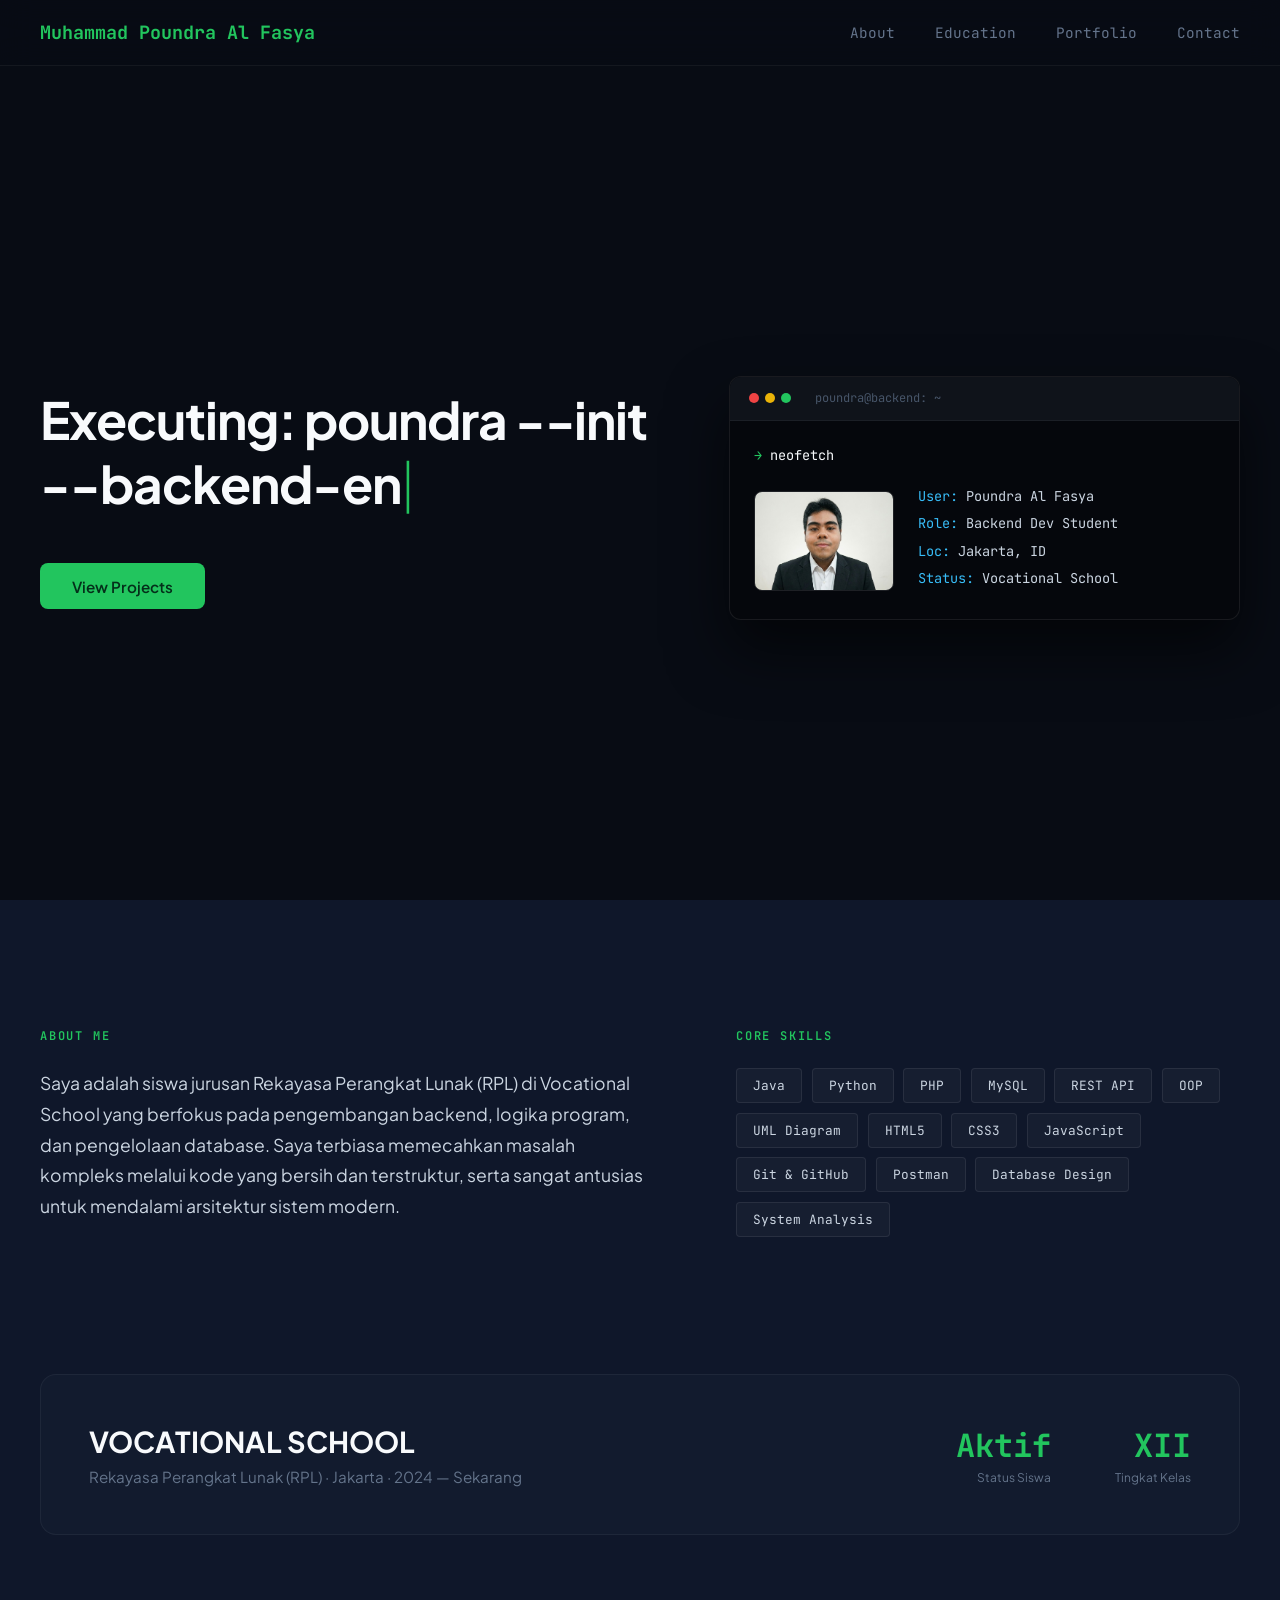
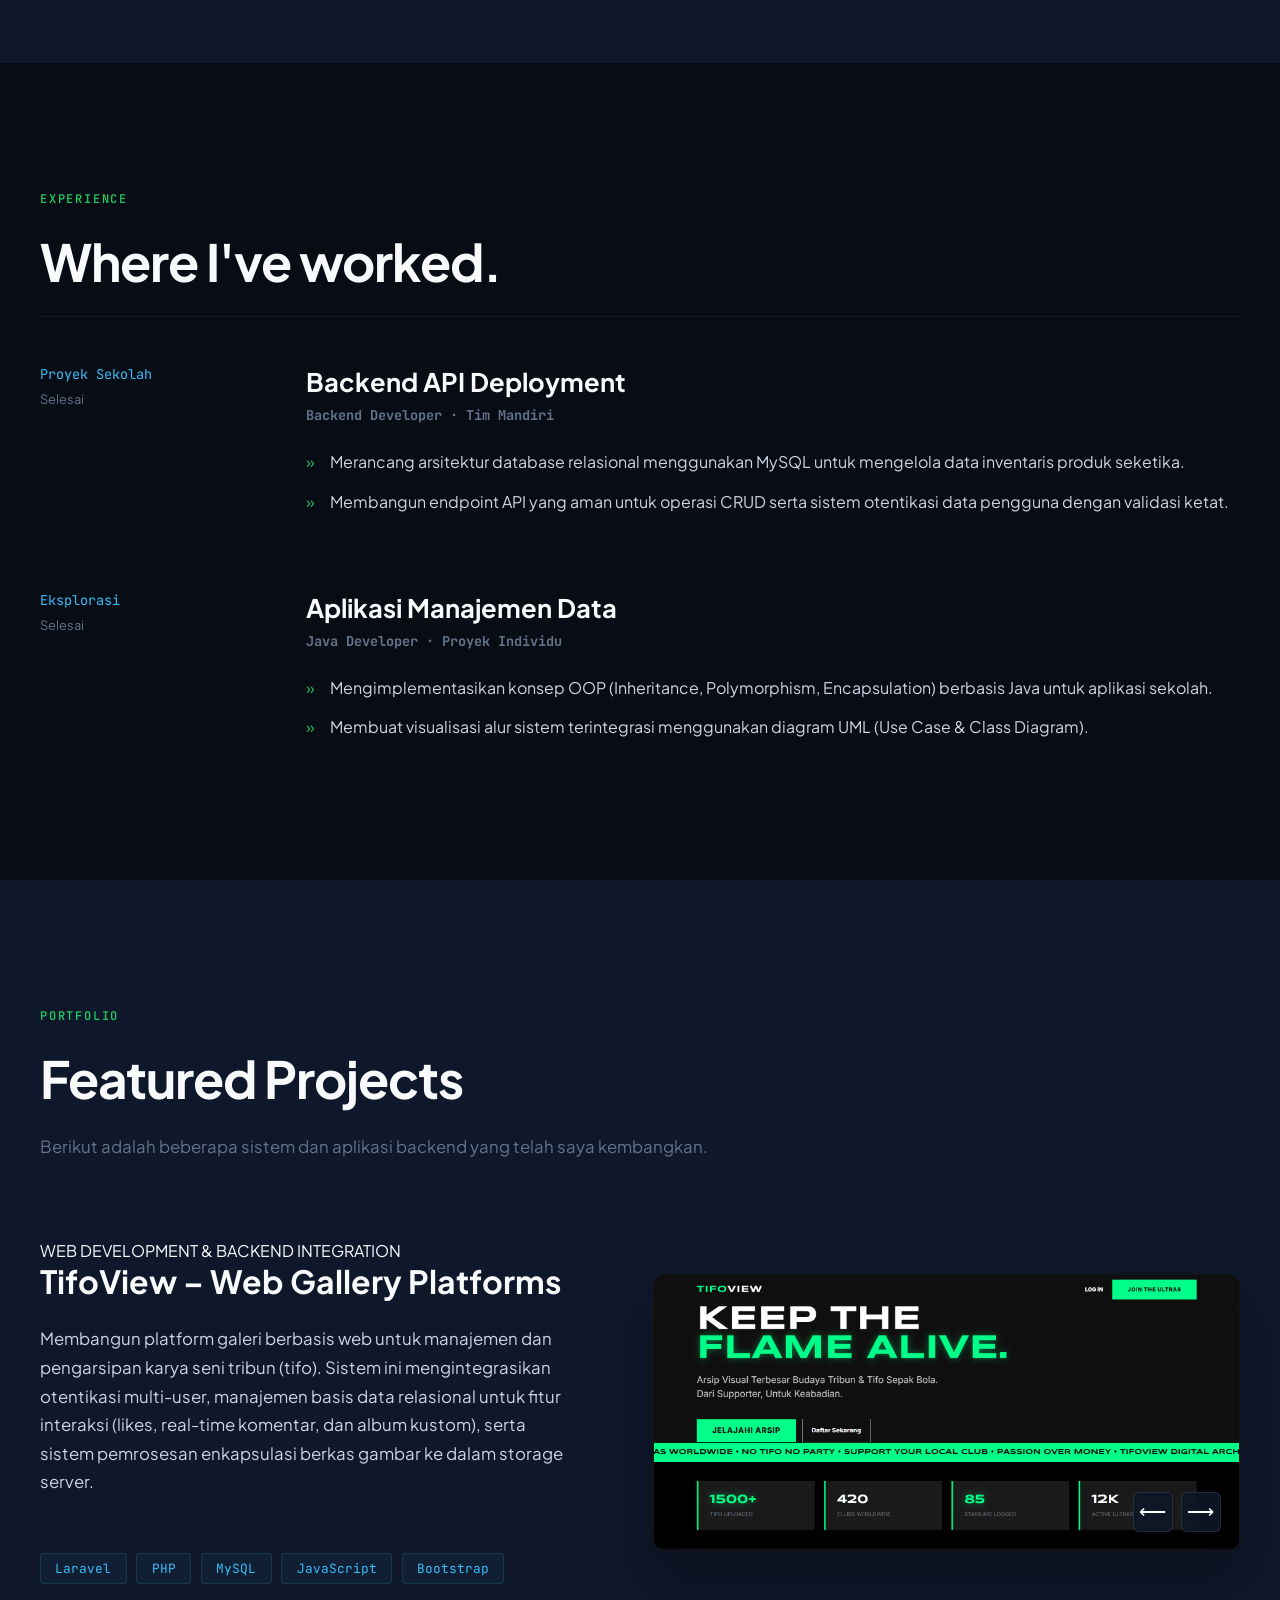
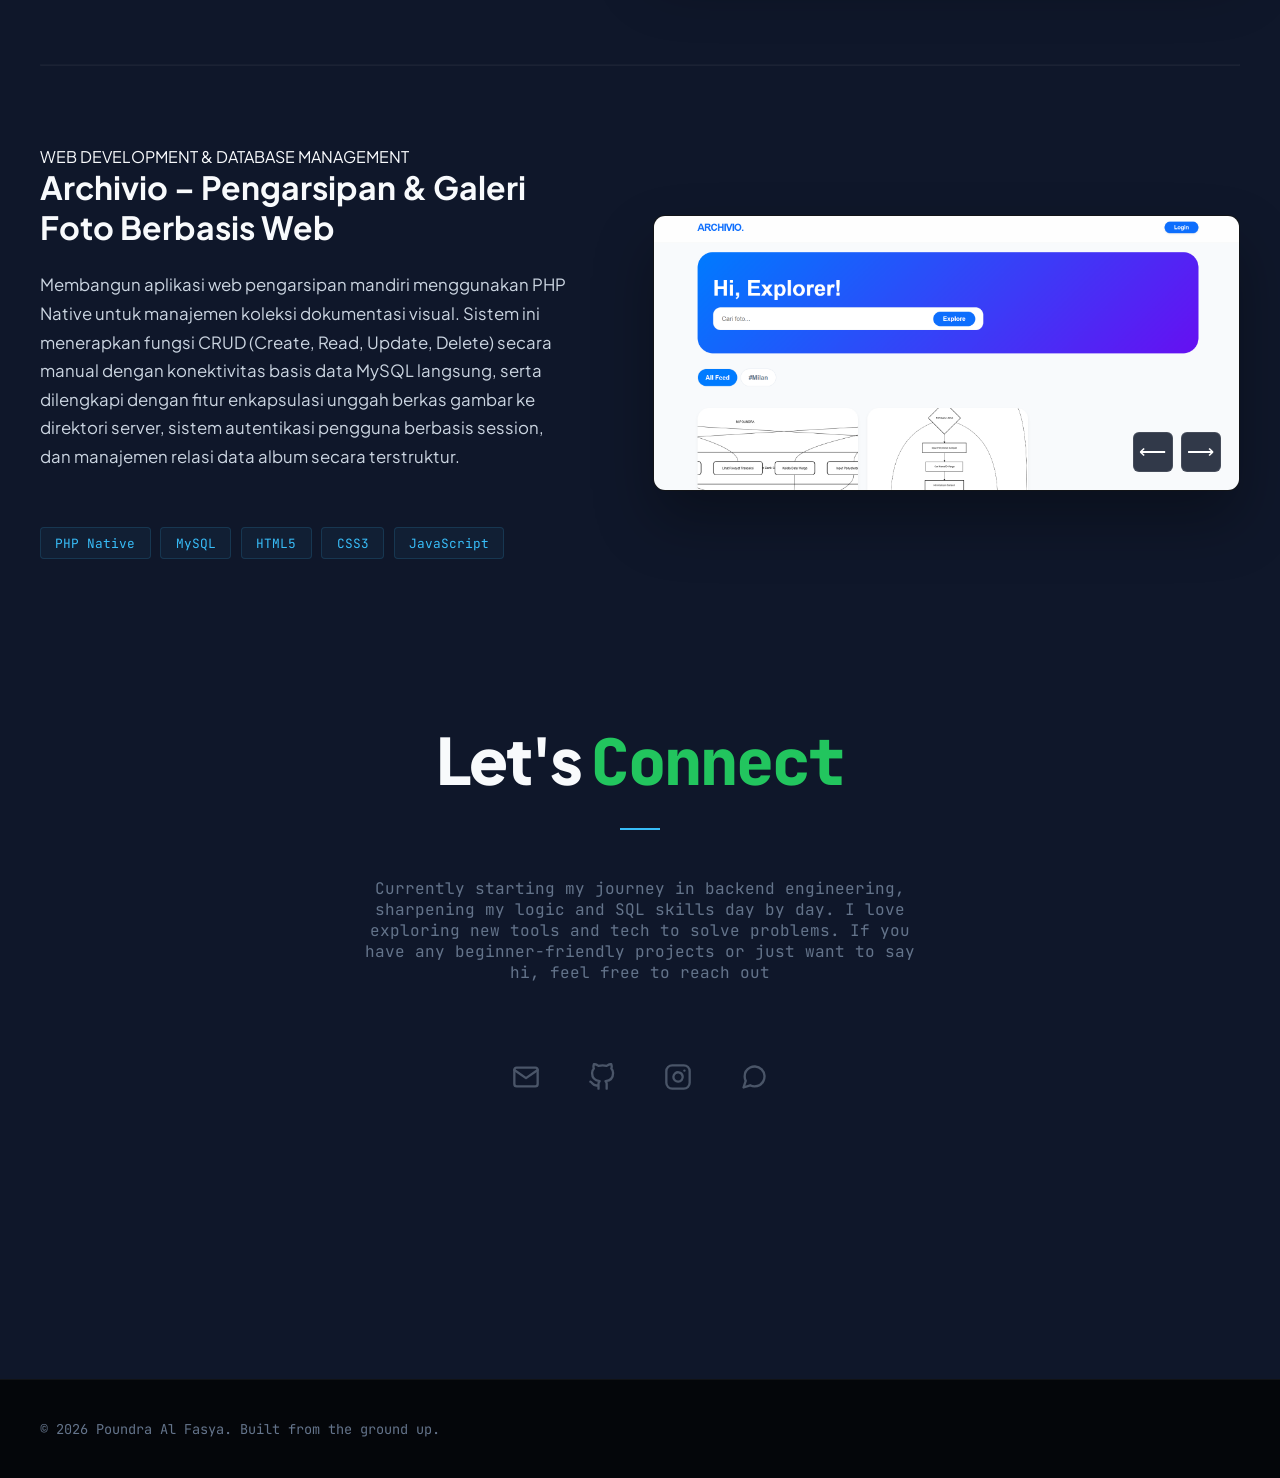
<file: index.html>
<!DOCTYPE html>
<html lang="id">
<head>
  <meta charset="UTF-8" />
  <meta name="viewport" content="width=device-width, initial-scale=1.0" />
  <meta name="google-site-verification" content="no31Gm6TCu1biGdaDLrHcB1yjF8ESyyw9MYVNvQyElA" />
  <title>Muhammad Poundra Al Fasya — Backend Engineer Portfolio</title>
  <link rel="preconnect" href="https://fonts.googleapis.com" />
  <link rel="preconnect" href="https://fonts.gstatic.com" crossorigin />
  <link href="https://fonts.googleapis.com/css2?family=Plus+Jakarta+Sans:wght@400;500;600;700&family=JetBrains+Mono:wght@400;500&display=swap" rel="stylesheet" />
  <link rel="stylesheet" href="style.css" />
</head>
<body>

  <header class="navbar" id="navbar">
    <div class="container nav-container">
      <a href="#home" class="brand">Muhammad Poundra Al Fasya</a>
      <nav class="nav-menu" id="navMenu">
        <a href="#about" class="nav-link">About</a>
        <a href="#education" class="nav-link">Education</a>
        <a href="#projects" class="nav-link">Portfolio</a>
        <a href="#contact" class="nav-link">Contact</a>
      </nav>
      
      <button class="nav-toggle" id="navToggle" aria-label="Toggle navigation">
        <span></span><span></span><span></span>
      </button>
    </div>
  </header>

  <main>
    
    <section class="hero" id="home">
      <div class="container hero-grid">
        <div class="hero-copy">
          <h1 class="hero-title">
            <span id="typedText"></span><span class="typing-cursor">|</span>
          </h1>
          <div class="hero-actions">
            <a href="#projects" class="btn btn-primary">View Projects</a>

          </div>
        </div>

        <div class="hero-terminal">
          <div class="terminal-header">
            <div class="terminal-buttons">
              <span class="btn-term close"></span>
              <span class="btn-term minimize"></span>
              <span class="btn-term expand"></span>
            </div>
            <div class="terminal-title">poundra@backend: ~</div>
          </div>
          <div class="terminal-body">
            <p class="term-line"><span class="term-accent">→</span> <span class="term-command">neofetch</span></p>
            <div class="term-profile-grid">
              <div class="term-img-box">
                <img src="poundraa.jpeg" alt="Poundra Al Fasya" class="term-avatar" />
              </div>
              <div class="term-info">
                <p><span class="term-meta">User:</span> Poundra Al Fasya</p>
                <p><span class="term-meta">Role:</span> Backend Dev Student</p>
                <p><span class="term-meta">Loc:</span> Jakarta, ID</p>
                <p><span class="term-meta">Status:</span> Vocational School</p>
              </div>
            </div>
          </div>
        </div>
      </div>
    </section>

    <section class="section-light" id="about">
      <div class="container about-grid">
        <div class="about-left">
          <span class="section-label">ABOUT ME</span>
          <p class="about-text">
            Saya adalah siswa jurusan Rekayasa Perangkat Lunak (RPL) di Vocational School yang berfokus pada pengembangan backend, logika program, dan pengelolaan database. Saya terbiasa memecahkan masalah kompleks melalui kode yang bersih dan terstruktur, serta sangat antusias untuk mendalami arsitektur sistem modern.
          </p>
        </div>
        <div class="about-right">
          <span class="section-label">CORE SKILLS</span>
          <div class="skills-tags">
            <span>Java</span><span>Python</span><span>PHP</span><span>MySQL</span>
            <span>REST API</span><span>OOP</span><span>UML Diagram</span><span>HTML5</span>
            <span>CSS3</span><span>JavaScript</span><span>Git & GitHub</span><span>Postman</span>
            <span>Database Design</span><span>System Analysis</span>
          </div>
        </div>
      </div>

      <div class="container education-wrap" id="education">
        <div class="education-card">
          <div class="edu-left">
            <h3 class="edu-title">VOCATIONAL SCHOOL</h3>
            <p class="edu-subtitle">Rekayasa Perangkat Lunak (RPL) · Jakarta · 2024 — Sekarang</p>
          </div>
          <div class="edu-right">
            <div class="edu-stat">
              <span class="stat-num">Aktif</span>
              <span class="stat-label">Status Siswa</span>
            </div>
            <div class="edu-stat">
              <span class="stat-num">XII</span>
              <span class="stat-label">Tingkat Kelas</span>
            </div>
          </div>
        </div>
      </div>
    </section>

    <section class="section-dark" id="timeline">
      <div class="container">
        <span class="section-label">EXPERIENCE</span>
        <h2 class="section-title-serif">Where I've worked.</h2>

        <div class="experience-list">
          <div class="exp-item">
            <div class="exp-meta">
              <span class="exp-date">Proyek Sekolah</span>
              <span class="exp-status">Selesai</span>
            </div>
            <div class="exp-content">
              <h3>Backend API Deployment</h3>
              <h4 class="exp-role">Backend Developer · Tim Mandiri</h4>
              <ul class="exp-bullets">
                <li>Merancang arsitektur database relasional menggunakan MySQL untuk mengelola data inventaris produk seketika.</li>
                <li>Membangun endpoint API yang aman untuk operasi CRUD serta sistem otentikasi data pengguna dengan validasi ketat.</li>
              </ul>
            </div>
          </div>

          <div class="exp-item">
            <div class="exp-meta">
              <span class="exp-date">Eksplorasi</span>
              <span class="exp-status">Selesai</span>
            </div>
            <div class="exp-content">
              <h3>Aplikasi Manajemen Data</h3>
              <h4 class="exp-role">Java Developer · Proyek Individu</h4>
              <ul class="exp-bullets">
                <li>Mengimplementasikan konsep OOP (Inheritance, Polymorphism, Encapsulation) berbasis Java untuk aplikasi sekolah.</li>
                <li>Membuat visualisasi alur sistem terintegrasi menggunakan diagram UML (Use Case & Class Diagram).</li>
              </ul>
            </div>
          </div>
        </div>
      </div>
    </section>

    <section class="section-light" id="projects">
      <div class="container">
        <span class="section-label">PORTFOLIO</span>
        <h2 class="section-title-serif">Featured Projects</h2>
        <p class="section-subtitle">Berikut adalah beberapa sistem dan aplikasi backend yang telah saya kembangkan.</p>
<div class="project-item">
  <div class="project-content">
    <span class="section-label-small">WEB DEVELOPMENT & BACKEND INTEGRATION</span>
    <h3>TifoView – Web Gallery Platforms</h3>
    <p class="project-text">
      Membangun platform galeri berbasis web untuk manajemen dan pengarsipan karya seni tribun (tifo). Sistem ini mengintegrasikan otentikasi multi-user, manajemen basis data relasional untuk fitur interaksi (likes, real-time komentar, dan album kustom), serta sistem pemrosesan enkapsulasi berkas gambar ke dalam storage server.
    </p>
    <div class="project-stack">
      <span>Laravel</span><span>PHP</span><span>MySQL</span><span>JavaScript</span><span>Bootstrap</span>
    </div>
  </div>

  <div class="project-slider-wrap">
    <div class="project-image-view">
      <div class="slide-container" id="project1">
        <div class="slide-item active"><img src="1.png" alt="TifoView Screenshot 1" class="project-svg" /></div>
        <div class="slide-item"><img src="2.png" alt="TifoView Screenshot 2" class="project-svg" /></div>
        <div class="slide-item"><img src="3.png" alt="TifoView Screenshot 3" class="project-svg" /></div>
        <div class="slide-item"><img src="4.png" alt="TifoView Screenshot 4" class="project-svg" /></div>
        <div class="slide-item"><img src="5.png" alt="TifoView Screenshot 5" class="project-svg" /></div>
        <div class="slide-item"><img src="6.png" alt="TifoView Screenshot 6" class="project-svg" /></div>
        <div class="slide-item"><img src="7.png" alt="TifoView Screenshot 7" class="project-svg" /></div>
        <div class="slide-item"><img src="8.png" alt="TifoView Screenshot 8" class="project-svg" /></div>
        <div class="slide-item"><img src="9.png" alt="TifoView Screenshot 9" class="project-svg" /></div>
      </div>
    </div>
    <div class="slider-controls">
      <button class="slider-btn prev-btn" data-target="#project1">&#10229;</button>
      <button class="slider-btn next-btn" data-target="#project1">&#10230;</button>
    </div>
  </div>
</div>

<hr class="project-divider" style="opacity: 0.05; margin: 5rem 0;">

<div class="project-item">
  <div class="project-content">
    <span class="section-label-small">WEB DEVELOPMENT & DATABASE MANAGEMENT</span>
    <h3>Archivio – Pengarsipan & Galeri Foto Berbasis Web</h3>
    <p class="project-text">
     Membangun aplikasi web pengarsipan mandiri menggunakan PHP Native untuk manajemen koleksi dokumentasi visual. Sistem ini menerapkan fungsi CRUD (Create, Read, Update, Delete) secara manual dengan konektivitas basis data MySQL langsung, serta dilengkapi dengan fitur enkapsulasi unggah berkas gambar ke direktori server, sistem autentikasi pengguna berbasis session, dan manajemen relasi data album secara terstruktur.
    </p>
    <div class="project-stack">
      <span>PHP Native</span><span>MySQL</span><span>HTML5</span><span>CSS3</span><span>JavaScript</span>
    </div>
  </div>

  <div class="project-slider-wrap">
    <div class="project-image-view">
      <div class="slide-container" id="project2">
        <div class="slide-item active"><img src="ar1.png" alt="Archivio Screenshot 1" class="project-svg" /></div>
        <div class="slide-item"><img src="ar2.png" alt="Archivio Screenshot 2" class="project-svg" /></div>
        <div class="slide-item"><img src="ar3.png" alt="Archivio Screenshot 3" class="project-svg" /></div>
        <div class="slide-item"><img src="ar4.png" alt="Archivio Screenshot 4" class="project-svg" /></div>
        <div class="slide-item"><img src="ar5.png" alt="Archivio Screenshot 5" class="project-svg" /></div>
        <div class="slide-item"><img src="ar6.png" alt="Archivio Screenshot 6" class="project-svg" /></div>
        <div class="slide-item"><img src="ar7.png" alt="Archivio Screenshot 7" class="project-svg" /></div>
      </div>
    </div>
    <div class="slider-controls">
      <button class="slider-btn prev-btn" data-target="#project2">&#10229;</button>
      <button class="slider-btn next-btn" data-target="#project2">&#10230;</button>
    </div>
  </div>
</div>
  </div>
</div>
    <section class="section-light contact-section" id="contact">
      <div class="container contact-center">
        <h2 class="contact-title-serif">Let's <span class="contact-accent-serif">Connect</span></h2>
        
        <div class="contact-divider"></div>

     <p class="contact-quote">
 Currently starting my journey in backend engineering, sharpening my logic and SQL skills day by day. I love exploring new tools and tech to solve problems. If you have any beginner-friendly projects or just want to say hi, feel free to reach out
</p>
        
        <div class="contact-socials">
          <a href="mailto:poundraf88@email.com" class="social-icon" aria-label="Email">
            <svg xmlns="http://www.w3.org/2000/svg" viewBox="0 0 24 24" fill="none" stroke="currentColor" stroke-width="2" stroke-linecap="round" stroke-linejoin="round" style="width: 28px; height: 28px; color: #4a5568;">
              <path d="M4 4h16c1.1 0 2 .9 2 2v12c0 1.1-.9 2-2 2H4c-1.1 0-2-.9-2-2V6c0-1.1.9-2 2-2z"></path>
              <polyline points="22,6 12,13 2,6"></polyline>
            </svg>
          </a>

          <a href="https://github.com/malfponra" class="social-icon" aria-label="GitHub">
            <svg xmlns="http://www.w3.org/2000/svg" viewBox="0 0 24 24" fill="none" stroke="currentColor" stroke-width="2" stroke-linecap="round" stroke-linejoin="round" style="width: 28px; height: 28px; color: #4a5568;">
              <path d="M9 19c-5 1.5-5-2.5-7-3m14 6v-3.87a3.37 3.37 0 0 0-.94-2.61c3.14-.35 6.44-1.54 6.44-7A5.44 5.44 0 0 0 20 4.77 5.07 5.07 0 0 0 19.91 1S18.73.65 16 2.48a13.38 13.38 0 0 0-7 0C6.27.65 5.09 1 5.09 1A5.07 5.07 0 0 0 5 4.77a5.44 5.44 0 0 0-1.5 3.78c0 5.42 3.3 6.61 6.44 7A3.37 3.37 0 0 0 9 18.13V22"></path>
            </svg>
          </a>

          <a href="https://www.instagram.com/altairofdafirenze" class="social-icon" aria-label="Instagram">
            <svg xmlns="http://www.w3.org/2000/svg" viewBox="0 0 24 24" fill="none" stroke="currentColor" stroke-width="2" stroke-linecap="round" stroke-linejoin="round" style="width: 28px; height: 28px; color: #4a5568;">
              <rect x="2" y="2" width="20" height="20" rx="5" ry="5"></rect>
              <path d="M16 11.37A4 4 0 1 1 12.63 8 4 4 0 0 1 16 11.37z"></path>
              <line x1="17.5" y1="6.5" x2="17.51" y2="6.5"></line>
            </svg>
          </a>

          <a href="https://wa.me/6281284938129" class="social-icon" aria-label="WhatsApp">
            <svg xmlns="http://www.w3.org/2000/svg" viewBox="0 0 24 24" fill="none" stroke="currentColor" stroke-width="2" stroke-linecap="round" stroke-linejoin="round" style="width: 28px; height: 28px; color: #4a5568;">
              <path d="M21 11.5a8.38 8.38 0 0 1-.9 3.8 8.5 8.5 0 0 1-7.6 4.7 8.38 8.38 0 0 1-3.8-.9L3 21l1.9-5.7a8.38 8.38 0 0 1-.9-3.8 8.5 8.5 0 0 1 4.7-7.6 8.38 8.38 0 0 1 3.8-.9h.5a8.48 8.48 0 0 1 8 8v.5z"></path>
            </svg>
          </a>
        </div>
      </div>
    </section>
  </main>

 <footer class="footer">
  <div class="container footer-content">
    <p>© 2026 Poundra Al Fasya. Built from the ground up.</p>

  </div>
</footer>

  <script src="script.js"></script>
</body>
</html>
</file>
<file: style.css>
:root {
  --bg-dark: #080c14;       
  --bg-light: #0f172a;      
  --card-dark: #121b2e;     
  --text-light: #f8fafc;    
  --text-dark: #cbd5e1;     
  --text-muted: #64748b;    
  --accent-green: #22c55e;  
  --accent-blue: #38bdf8;   
  --transition: 0.25s cubic-bezier(0.4, 0, 0.2, 1);
}

* {
  box-sizing: border-box;
  margin: 0;
  padding: 0;
}

html {
  scroll-behavior: smooth;
}

body {
  font-family: 'Plus Jakarta Sans', sans-serif;
  background-color: var(--bg-dark);
  color: var(--text-light);
  overflow-x: hidden;
  -webkit-font-smoothing: antialiased;
}

.container {
  width: min(1200px, calc(100% - 4rem));
  margin: 0 auto;
}

/* ==========================================
   NAVBAR COMPONENT
   ========================================== */
.navbar {
  position: fixed;
  top: 0;
  left: 0;
  width: 100%;
  z-index: 100;
  background-color: rgba(8, 12, 20, 0.8);
  backdrop-filter: blur(16px);
  padding: 1.25rem 0;
  border-bottom: 1px solid rgba(255, 255, 255, 0.05);
}

.nav-container {
  display: flex;
  justify-content: space-between;
  align-items: center;
  position: relative;
}

.brand {
  font-family: 'JetBrains Mono', monospace;
  font-weight: 700;
  font-size: 1.15rem;
  text-decoration: none;
  color: var(--accent-green);
}

.nav-menu {
  display: flex;
  gap: 2.5rem;
}

.nav-link {
  font-family: 'JetBrains Mono', monospace;
  text-decoration: none;
  color: var(--text-muted);
  font-size: 0.9rem;
  transition: color var(--transition);
}

.nav-link:hover {
  color: var(--text-light);
}

#navToggle {
  display: none;
  flex-direction: column;
  gap: 0.35rem;
  background: none;
  border: none;
  cursor: pointer;
  padding: 5px;
  transition: transform 0.3s ease, color 0.3s ease;
  z-index: 110;
}

#navToggle span {
  width: 1.5rem;
  height: 2px;
  background-color: var(--text-light);
  transition: var(--transition);
}

/* ==========================================
   HERO & TERMINAL
   ========================================== */
.hero {
  min-height: 100vh;
  display: flex;
  align-items: center;
  padding-top: 6rem;
  background-color: var(--bg-dark);
}

.hero-grid {
  display: grid;
  grid-template-columns: 1.1fr 0.9fr;
  gap: 4rem;
  align-items: center;
}

.hero-title {
  font-size: clamp(2.2rem, 4vw, 3.5rem);
  font-weight: 700;
  line-height: 1.25;
  color: var(--text-light);
  letter-spacing: -0.02em;
}

.typing-cursor {
  font-weight: 200;
  color: var(--accent-green);
  animation: blink 0.8s infinite;
}

@keyframes blink {
  50% { opacity: 0; }
}

.hero-actions {
  display: flex;
  gap: 1.2rem;
  margin-top: 3rem;
}

.btn {
  display: inline-block;
  padding: 0.85rem 2rem;
  border-radius: 8px;
  font-weight: 600;
  font-size: 0.95rem;
  text-decoration: none;
  transition: all var(--transition);
}

.btn-primary {
  background-color: var(--accent-green);
  color: #042f1a;
}

.btn-primary:hover {
  background-color: #4ade80;
  transform: translateY(-2px);
}

.btn-secondary {
  background-color: transparent;
  color: var(--text-light);
  border: 1px solid rgba(255, 255, 255, 0.15);
}

.btn-secondary:hover {
  background-color: rgba(255, 255, 255, 0.05);
  border-color: var(--text-light);
}

.hero-terminal {
  background-color: #05070c;
  border: 1px solid rgba(255, 255, 255, 0.08);
  border-radius: 12px;
  box-shadow: 0 30px 60px rgba(0, 0, 0, 0.6);
  overflow: hidden;
  font-family: 'JetBrains Mono', monospace;
  width: 100%;
}

.terminal-header {
  background-color: #0f131a;
  padding: 0.85rem 1.2rem;
  display: flex;
  align-items: center;
  border-bottom: 1px solid rgba(255, 255, 255, 0.05);
}

.terminal-buttons {
  display: flex;
  gap: 6px;
}

.btn-term {
  width: 10px;
  height: 10px;
  border-radius: 50%;
  display: inline-block;
}
.btn-term.close { background-color: #ef4444; }
.btn-term.minimize { background-color: #eab308; }
.btn-term.expand { background-color: #22c55e; }

.terminal-title {
  color: #475569;
  font-size: 0.75rem;
  margin-left: 1.5rem;
}

.terminal-body {
  padding: 1.5rem;
  color: #cbd5e1;
  font-size: 0.85rem;
  line-height: 1.6;
}

.term-line {
  margin-bottom: 1.2rem;
}

.term-accent { color: var(--accent-green); }
.term-command { color: var(--text-light); }

.term-profile-grid {
  display: flex;
  gap: 1.5rem;
  align-items: center;
}

.term-img-box {
  width: 140px;          
  height: 100px;         
  border-radius: 8px;
  overflow: hidden;
  border: 1px solid rgba(255, 255, 255, 0.1);
  flex-shrink: 0;
}

.term-avatar {
  width: 100%;
  height: 100%;
  object-fit: cover;     
  object-position: center 20%; 
}

.term-info p {
  margin-bottom: 0.35rem;
}

.term-meta {
  color: var(--accent-blue);
}

/* ==========================================
   STRUCTURAL SECTIONS
   ========================================== */
.section-light, .section-dark {
  padding: 8rem 0;
}

.section-light {
  background-color: var(--bg-light);
}

.section-dark {
  background-color: var(--bg-dark);
}

.section-label {
  display: block;
  font-family: 'JetBrains Mono', monospace;
  font-size: 0.75rem;
  font-weight: 600;
  letter-spacing: 0.15em;
  color: var(--accent-green);
  margin-bottom: 1.5rem;
}

.section-title-serif {
  font-size: clamp(2.2rem, 4vw, 3.2rem);
  font-weight: 700;
  line-height: 1.2;
  margin-bottom: 1.5rem;
  letter-spacing: -0.02em;
}

.section-subtitle {
  color: var(--text-muted);
  max-width: 65ch;
  margin-bottom: 5rem;
  font-size: 1.05rem;
  line-height: 1.6;
}

/* ==========================================
   ABOUT & SKILLS
   ========================================== */
.about-grid {
  display: grid;
  grid-template-columns: 1.1fr 0.9fr;
  gap: 5rem;
  align-items: start;
}

.about-text {
  font-size: 1.1rem;
  line-height: 1.75;
  color: var(--text-dark);
  margin-bottom: 3.5rem;
}

.meta-info {
  display: flex;
  flex-direction: column;
  gap: 1.2rem;
  border-top: 1px solid rgba(255, 255, 255, 0.05);
  padding-top: 2rem;
}

.meta-row {
  display: flex;
  font-size: 0.9rem;
}

.meta-label {
  width: 120px;
  font-family: 'JetBrains Mono', monospace;
  color: var(--text-muted);
  font-size: 0.75rem;
}

.meta-value {
  color: var(--text-light);
  font-weight: 500;
}

.skills-tags {
  display: flex;
  flex-wrap: wrap;
  gap: 0.6rem;
}

.skills-tags span {
  font-family: 'JetBrains Mono', monospace;
  font-size: 0.8rem;
  padding: 0.5rem 1rem;
  border-radius: 4px;
  color: var(--text-dark);
  background-color: rgba(255, 255, 255, 0.03);
  border: 1px solid rgba(255, 255, 255, 0.08);
  transition: all var(--transition);
}

.skills-tags span:hover {
  border-color: var(--accent-blue);
  color: var(--accent-blue);
  background-color: rgba(56, 189, 248, 0.05);
}

/* ==========================================
   EDUCATION
   ========================================== */
.education-wrap {
  margin-top: 6rem;
}

.education-card {
  background-color: var(--card-dark);
  border: 1px solid rgba(255, 255, 255, 0.05);
  padding: 3rem;
  border-radius: 16px;
  display: flex;
  justify-content: space-between;
  align-items: center;
  gap: 2rem;
}

.edu-title {
  font-size: 1.8rem;
  font-weight: 700;
  margin-bottom: 0.5rem;
}

.edu-subtitle {
  color: var(--text-muted);
  font-size: 0.95rem;
}

.edu-right {
  display: flex;
  gap: 4rem;
}

.edu-stat {
  display: flex;
  flex-direction: column;
  align-items: flex-end;
}

.stat-num {
  font-family: 'JetBrains Mono', monospace;
  font-size: 2rem;
  font-weight: 700;
  color: var(--accent-green);
}

.stat-label {
  font-size: 0.75rem;
  color: var(--text-muted);
  margin-top: 0.2rem;
}

/* ==========================================
   EXPERIENCE TIMELINE
   ========================================== */
.experience-list {
  display: flex;
  flex-direction: column;
  gap: 4rem;
  border-top: 1px solid rgba(255, 255, 255, 0.05);
  padding-top: 3rem;
}

.exp-item {
  display: grid;
  grid-template-columns: 0.4fr 1.6fr;
  gap: 2rem;
}

.exp-meta {
  display: flex;
  flex-direction: column;
  gap: 0.5rem;
}

.exp-date {
  font-family: 'JetBrains Mono', monospace;
  font-size: 0.85rem;
  color: var(--accent-blue);
}

.exp-status {
  font-size: 0.8rem;
  color: var(--text-muted);
}

.exp-content h3 {
  font-size: 1.6rem;
  font-weight: 700;
  margin-bottom: 0.5rem;
}

.exp-role {
  font-family: 'JetBrains Mono', monospace;
  font-size: 0.85rem;
  color: var(--text-muted);
  margin-bottom: 1.5rem;
}

.exp-bullets {
  list-style: none;
}

.exp-bullets li {
  position: relative;
  padding-left: 1.5rem;
  font-size: 1rem;
  line-height: 1.7;
  color: var(--text-dark);
  margin-bottom: 0.75rem;
}

.exp-bullets li::before {
  content: "»";
  position: absolute;
  left: 0;
  color: var(--accent-green);
}

/* ==========================================
   PORTFOLIO SLIDER GRID
   ========================================== */
.project-item {
  display: grid;
  grid-template-columns: 1fr 1.1fr;
  gap: 5rem;
  align-items: center;
}

.project-content h3 {
  font-size: 2rem;
  font-weight: 700;
  margin-bottom: 1.5rem;
}

.project-text {
  font-size: 1.05rem;
  line-height: 1.7;
  color: var(--text-dark);
  margin-bottom: 3.5rem;
}

.project-stack {
  display: flex;
  flex-wrap: wrap;
  gap: 0.6rem;
}

.project-stack span {
  font-family: 'JetBrains Mono', monospace;
  font-size: 0.8rem;
  padding: 0.4rem 0.9rem;
  border-radius: 4px;
  color: var(--accent-blue);
  background: rgba(56, 189, 248, 0.05);
  border: 1px solid rgba(56, 189, 248, 0.15);
}

.project-slider-wrap {
  position: relative;
  display: flex;
  flex-direction: column;
}

.project-image-view {
  border-radius: 12px;
  overflow: hidden;
  box-shadow: 0 30px 60px rgba(0, 0, 0, 0.3);
  background-color: #05070c;
  border: 1px solid rgba(255, 255, 255, 0.05);
}

.slide-container {
  display: flex;
  width: 100%;
}

.slide-item {
  min-width: 100%;
  display: none;
}

.slide-item.active {
  display: block;
}

.project-svg {
  width: 100%;
  height: auto;
  display: block;
}

.slider-controls {
  position: absolute;
  bottom: 1.2rem;
  right: 1.2rem;
  display: flex;
  gap: 0.5rem;
  z-index: 10;
}

.slider-btn {
  background-color: rgba(15, 23, 42, 0.85);
  color: white;
  border: 1px solid rgba(255, 255, 255, 0.1);
  font-size: 1.2rem;
  width: 40px;
  height: 40px;
  border-radius: 6px;
  cursor: pointer;
  display: flex;
  align-items: center;
  justify-content: center;
  backdrop-filter: blur(4px);
  transition: all var(--transition);
}

.slider-btn:hover {
  background-color: var(--accent-green);
  color: #042f1a;
}

/* ==========================================
   CONTACT SECTION
   ========================================== */
.contact-section {
  padding: 10rem 0;
  text-align: center;
}

.contact-title-serif {
  font-size: clamp(2.8rem, 5vw, 4.5rem);
  font-weight: 800;
  letter-spacing: -0.03em;
  margin-bottom: 1.5rem;
}

.contact-accent-serif {
  color: var(--accent-green);
  font-family: 'JetBrains Mono', monospace;
}

.contact-divider {
  width: 40px;
  height: 2px;
  background-color: var(--accent-blue);
  margin: 0 auto 3rem auto;
}

.contact-quote {
  font-family: 'JetBrains Mono', monospace;
  font-size: 1rem;
  color: var(--text-muted);
  max-width: 55ch;
  margin: 0 auto 5rem auto;
}

.contact-socials {
  display: flex;
  justify-content: center;
  gap: 3rem;
}

.social-icon {
  text-decoration: none;
  display: inline-flex;
  transition: transform var(--transition);
}

.social-icon svg {
  transition: all var(--transition);
}

.social-icon:hover {
  transform: translateY(-4px);
}

.social-icon:hover svg {
  color: var(--accent-green) !important;
  filter: drop-shadow(0 0 8px rgba(34, 197, 94, 0.5));
}

/* ==========================================
   FOOTER SECTION
   ========================================== */
.footer {
  background-color: #04060a;
  padding: 2.5rem 0;
  border-top: 1px solid rgba(255, 255, 255, 0.05);
  font-family: 'JetBrains Mono', monospace;
  font-size: 0.85rem;
  color: var(--text-muted);
}

.footer-content {
  display: flex;
  justify-content: space-between;
  align-items: center;   
  flex-wrap: wrap;       
  gap: 15px;             
}

.footer-content p {
  margin: 0;
}

/* ==========================================
   GLOBAL RESPONSIVE MEDIA QUERIES (MAX 968px)
   ========================================== */
@media (max-width: 968px) {
  /* Hambuger Menu Terbuka */
  #navToggle {
    display: flex; 
  }
  
  .nav-menu {
    display: none; 
    position: absolute;
    top: calc(100% + 1.25rem); 
    left: 0;
    width: 100%;
    background-color: var(--bg-light); 
    padding: 2rem;
    box-shadow: 0 20px 40px rgba(0, 0, 0, 0.5);
    border-bottom: 1px solid rgba(255, 255, 255, 0.05);
    flex-direction: column;
    gap: 1.5rem;
    text-align: center;
  }

  .nav-menu.open {
    display: flex; 
  }

  .nav-link {
    display: block;
    padding: 0.5rem 0;
    font-size: 1rem;
    width: 100%;
  }

  /* Grid Layout HP */
  .hero-grid, .about-grid, .exp-item, .project-item {
    grid-template-columns: 1fr;
    gap: 3.5rem;
  }
  
  .education-card {
    flex-direction: column;
    align-items: flex-start;
    padding: 2.5rem;
  }
  
  .edu-right {
    width: 100%;
    justify-content: space-between;
  }
  
  .edu-stat {
    align-items: flex-start;
  }
}
</file>
